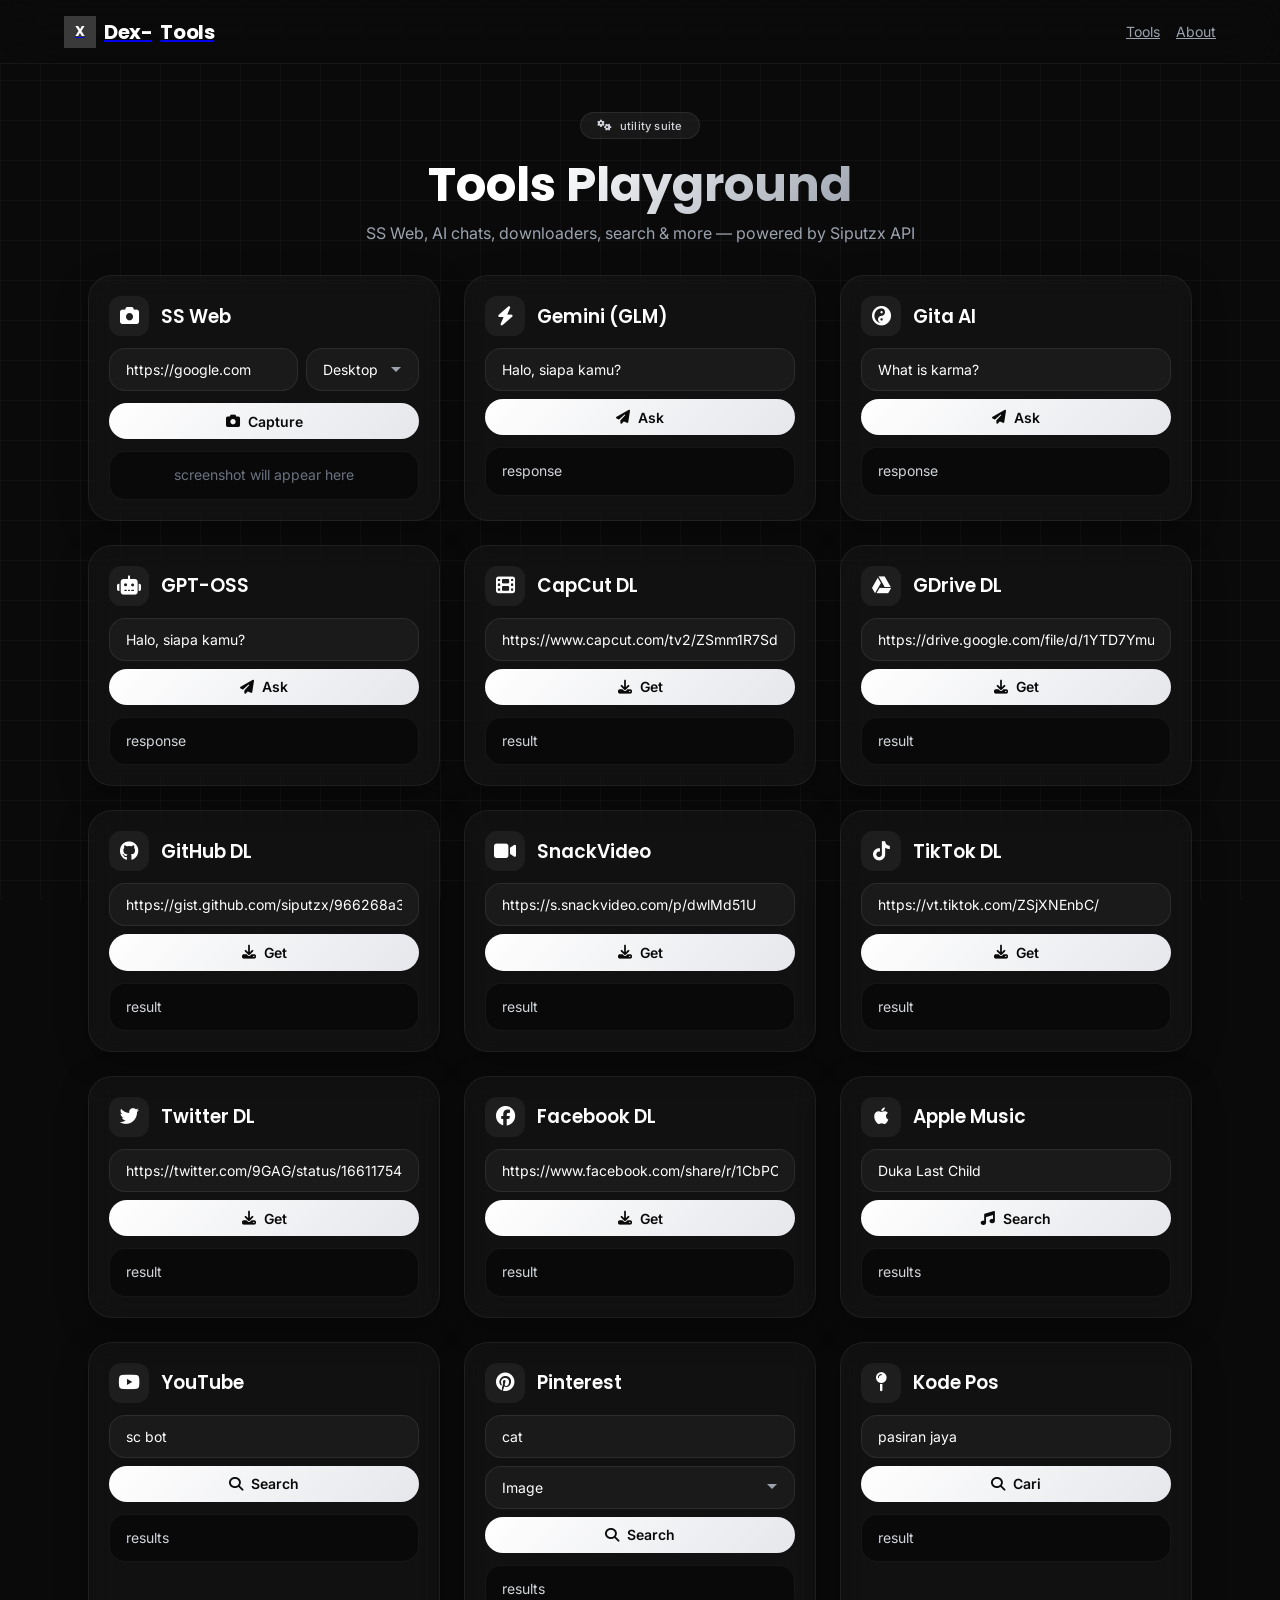
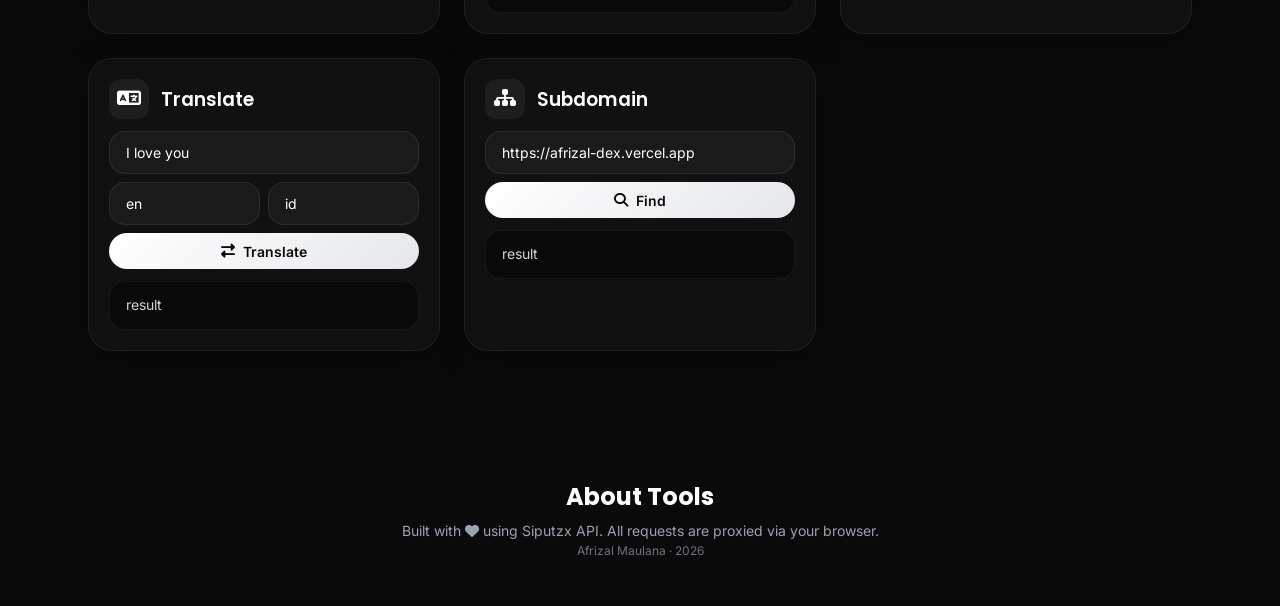
<file: tools.html>
<!DOCTYPE html>
<html lang="en">
<head>
  <meta charset="UTF-8" />
  <meta name="viewport" content="width=device-width, initial-scale=1.0, user-scalable=yes" />
  <meta name="description" content="Tools Hub - Afrizal Maulana" />
  <title>Tools · Afrizal</title>
  
  <!-- Fonts -->
  <link href="https://fonts.googleapis.com/css2?family=Inter:wght@300;400;500;600;700;800;900&family=Poppins:wght@400;500;600;700;800&display=swap" rel="stylesheet" />
  <link rel="stylesheet" href="https://cdnjs.cloudflare.com/ajax/libs/font-awesome/6.5.1/css/all.min.css" />
  
  <style>
    /* ===== RESET ===== */
    *,
    *::before,
    *::after {
      box-sizing: border-box;
      margin: 0;
      padding: 0;
    }

    html {
      scroll-behavior: smooth;
    }

    body {
      font-family: 'Inter', sans-serif;
      background: #0a0a0a;
      color: #e5e7eb;
      min-height: 100vh;
      transition: background-color 0.3s, color 0.3s;
    }

    h1,
    h2,
    h3,
    h4,
    h5,
    h6 {
      font-family: 'Poppins', sans-serif;
    }

    /* ===== SCROLLBAR ===== */
    ::-webkit-scrollbar {
      width: 6px;
    }
    ::-webkit-scrollbar-track {
      background: transparent;
    }
    ::-webkit-scrollbar-thumb {
      background: #ffffff;
      border-radius: 99px;
    }
    ::-webkit-scrollbar-thumb:hover {
      background: #d1d5db;
    }

    /* ===== LOADING SCREEN ===== */
    #loadingScreen {
      position: fixed;
      inset: 0;
      z-index: 99999;
      background: #0a0a0a;
      display: flex;
      align-items: center;
      justify-content: center;
      transition: opacity 0.8s ease, visibility 0.8s ease;
    }

    #loadingScreen.hide {
      opacity: 0;
      visibility: hidden;
      pointer-events: none;
    }

    .loading-logo {
      width: 70px;
      height: 70px;
      border-radius: 24px;
      background: rgba(255, 255, 255, 0.04);
      border: 1px solid rgba(255, 255, 255, 0.06);
      display: flex;
      align-items: center;
      justify-content: center;
      font-family: 'Poppins', sans-serif;
      font-weight: 800;
      font-size: 26px;
      color: white;
      margin: 0 auto 1rem;
      animation: logoPulse 2s ease-in-out infinite;
    }

    @keyframes logoPulse {
      0%,
      100% {
        transform: scale(1);
      }
      50% {
        transform: scale(1.05);
      }
    }

    .loading-text {
      color: #9ca3af;
      font-size: 0.9rem;
      font-weight: 500;
    }

    /* ===== BACKGROUND EFFECTS ===== */
    .bg-blur-circle {
      position: absolute;
      border-radius: 9999px;
      filter: blur(90px);
      pointer-events: none;
    }

    .bg-grid-pattern {
      background-image:
        linear-gradient(to right, rgba(255, 255, 255, 0.03) 1px, transparent 1px),
        linear-gradient(to bottom, rgba(255, 255, 255, 0.03) 1px, transparent 1px);
      background-size: 40px 40px;
    }

    /* ===== COMPONENTS ===== */
    .badge-pill {
      display: inline-flex;
      align-items: center;
      gap: 0.5rem;
      background: rgba(255, 255, 255, 0.06);
      backdrop-filter: blur(12px);
      border: 1px solid rgba(255, 255, 255, 0.08);
      padding: 0.35rem 1rem;
      border-radius: 9999px;
      font-size: 0.7rem;
      font-weight: 500;
      color: #d1d5db;
      letter-spacing: 0.02em;
    }

    /* ===== GLASS CARD ===== */
    .glass-card {
      background: rgba(255, 255, 255, 0.03);
      backdrop-filter: blur(12px);
      -webkit-backdrop-filter: blur(12px);
      border: 1px solid rgba(255, 255, 255, 0.06);
      border-radius: 1.5rem;
      padding: 1.25rem;
      transition: all 0.3s ease;
      box-shadow: 0 8px 32px rgba(0, 0, 0, 0.3);
    }

    .glass-card:hover {
      border-color: rgba(255, 255, 255, 0.15);
      transform: translateY(-3px);
      box-shadow: 0 20px 60px -20px rgba(0, 0, 0, 0.6);
    }

    /* ===== TOOL ICON ===== */
    .tool-icon {
      width: 40px;
      height: 40px;
      border-radius: 12px;
      background: rgba(255, 255, 255, 0.05);
      display: flex;
      align-items: center;
      justify-content: center;
      font-size: 1.2rem;
      color: white;
      flex-shrink: 0;
    }

    /* ===== INPUTS ===== */
    input,
    textarea,
    select {
      background: rgba(255, 255, 255, 0.04);
      border: 1px solid rgba(255, 255, 255, 0.08);
      border-radius: 1rem;
      padding: 0.75rem 1rem;
      color: white;
      width: 100%;
      outline: none;
      transition: all 0.2s ease;
      font-family: 'Inter', sans-serif;
      font-size: 0.875rem;
    }

    input:focus,
    textarea:focus,
    select:focus {
      border-color: rgba(255, 255, 255, 0.3);
      background: rgba(255, 255, 255, 0.06);
      box-shadow: 0 0 0 3px rgba(255, 255, 255, 0.05);
    }

    input::placeholder,
    textarea::placeholder {
      color: #6b7280;
    }

    select {
      appearance: none;
      background-image: url("data:image/svg+xml,%3Csvg xmlns='http://www.w3.org/2000/svg' width='12' height='12' viewBox='0 0 12 12'%3E%3Cpath fill='%239ca3af' d='M6 8L1 3h10z'/%3E%3C/svg%3E");
      background-repeat: no-repeat;
      background-position: right 1rem center;
      padding-right: 2.5rem;
      cursor: pointer;
    }

    select option {
      background: #1a1a1a;
      color: white;
    }

    /* ===== BUTTON SHIMMER ===== */
    .btn-shimmer {
      background: linear-gradient(135deg, #ffffff 0%, #e5e7eb 50%, #ffffff 100%);
      background-size: 200% 200%;
      animation: shimmerBtn 3s ease-in-out infinite;
      color: #0a0a0a;
      font-weight: 600;
      border: none;
      padding: 0.6rem 1.4rem;
      border-radius: 9999px;
      cursor: pointer;
      transition: all 0.2s ease;
      font-family: 'Inter', sans-serif;
      font-size: 0.875rem;
      display: inline-flex;
      align-items: center;
      justify-content: center;
      gap: 0.5rem;
    }

    .btn-shimmer:hover {
      transform: scale(1.02);
      box-shadow: 0 8px 30px rgba(255, 255, 255, 0.15);
    }

    .btn-shimmer:active {
      transform: scale(0.98);
    }

    @keyframes shimmerBtn {
      0% {
        background-position: 0% 50%;
      }
      50% {
        background-position: 100% 50%;
      }
      100% {
        background-position: 0% 50%;
      }
    }

    /* ===== RESPONSE BOX ===== */
    .response-box {
      background: rgba(0, 0, 0, 0.4);
      border: 1px solid rgba(255, 255, 255, 0.05);
      border-radius: 1rem;
      padding: 0.75rem 1rem;
      max-height: 400px;
      overflow-y: auto;
      white-space: pre-wrap;
      word-wrap: break-word;
      font-size: 0.85rem;
      color: #d1d5db;
      line-height: 1.6;
      transition: all 0.3s ease;
    }

    .response-box img {
      max-width: 100%;
      border-radius: 0.5rem;
      margin-top: 0.5rem;
    }

    .response-box::-webkit-scrollbar {
      width: 4px;
    }
    .response-box::-webkit-scrollbar-thumb {
      background: #444;
      border-radius: 99px;
    }

    /* ===== HEADER ===== */
    header {
      background: rgba(10, 10, 10, 0.8);
      backdrop-filter: blur(24px);
      -webkit-backdrop-filter: blur(24px);
      border-bottom: 1px solid rgba(255, 255, 255, 0.05);
    }

    /* ===== GRID TOOLS ===== */
    .grid-tools {
      display: grid;
      gap: 1.5rem;
      grid-template-columns: repeat(auto-fit, minmax(280px, 1fr));
    }

    /* ===== RESPONSIVE ===== */
    @media (max-width: 640px) {
      .grid-tools {
        grid-template-columns: 1fr;
      }

      .glass-card {
        padding: 1rem;
      }

      .btn-shimmer {
        width: 100%;
      }
    }

    /* ===== UTILITY ===== */
    .text-gradient {
      background: linear-gradient(135deg, #ffffff, #9ca3af);
      -webkit-background-clip: text;
      -webkit-text-fill-color: transparent;
    }

    .text-zinc-400 {
      color: #9ca3af;
    }
    .text-zinc-500 {
      color: #6b7280;
    }
    .text-white {
      color: #ffffff;
    }
    .bg-white\/20 {
      background: rgba(255, 255, 255, 0.2);
    }
    .border-white\/5 {
      border-color: rgba(255, 255, 255, 0.05);
    }
    .border-white\/10 {
      border-color: rgba(255, 255, 255, 0.1);
    }
    .hover\:text-white:hover {
      color: #ffffff;
    }
    .transition {
      transition: all 0.3s ease;
    }
    .font-display {
      font-family: 'Poppins', sans-serif;
    }
    .font-body {
      font-family: 'Inter', sans-serif;
    }
    .font-bold {
      font-weight: 700;
    }
    .font-semibold {
      font-weight: 600;
    }
    .font-medium {
      font-weight: 500;
    }
    .text-sm {
      font-size: 0.875rem;
    }
    .text-xs {
      font-size: 0.75rem;
    }
    .text-xl {
      font-size: 1.25rem;
    }
    .text-2xl {
      font-size: 1.5rem;
    }
    .text-4xl {
      font-size: 2.25rem;
    }
    @media (min-width: 768px) {
      .md\:text-5xl {
        font-size: 3rem;
      }
    }
    .tracking-tight {
      letter-spacing: -0.02em;
    }
    .leading-tight {
      line-height: 1.25;
    }
    .mx-auto {
      margin-left: auto;
      margin-right: auto;
    }
    .max-w-xl {
      max-width: 36rem;
    }
    .max-w-4xl {
      max-width: 56rem;
    }
    .max-w-6xl {
      max-width: 72rem;
    }
    .mt-1 {
      margin-top: 0.25rem;
    }
    .mt-2 {
      margin-top: 0.5rem;
    }
    .mt-3 {
      margin-top: 0.75rem;
    }
    .mt-4 {
      margin-top: 1rem;
    }
    .mb-1 {
      margin-bottom: 0.25rem;
    }
    .mb-2 {
      margin-bottom: 0.5rem;
    }
    .mb-3 {
      margin-bottom: 0.75rem;
    }
    .mb-4 {
      margin-bottom: 1rem;
    }
    .gap-2 {
      gap: 0.5rem;
    }
    .gap-3 {
      gap: 0.75rem;
    }
    .gap-4 {
      gap: 1rem;
    }
    .flex {
      display: flex;
    }
    .flex-wrap {
      flex-wrap: wrap;
    }
    .items-center {
      align-items: center;
    }
    .justify-center {
      justify-content: center;
    }
    .justify-between {
      justify-content: space-between;
    }
    .text-center {
      text-align: center;
    }
    .w-full {
      width: 100%;
    }
    .w-auto {
      width: auto;
    }
    .min-w-\[80px\] {
      min-width: 80px;
    }
    .min-w-\[120px\] {
      min-width: 120px;
    }
    .flex-1 {
      flex: 1 1 0%;
    }
    .fixed {
      position: fixed;
    }
    .absolute {
      position: absolute;
    }
    .inset-0 {
      inset: 0;
    }
    .inset-x-0 {
      left: 0;
      right: 0;
    }
    .top-0 {
      top: 0;
    }
    .top-10 {
      top: 2.5rem;
    }
    .left-10 {
      left: 2.5rem;
    }
    .right-10 {
      right: 2.5rem;
    }
    .bottom-10 {
      bottom: 2.5rem;
    }
    .top-1\/2 {
      top: 50%;
    }
    .left-1\/2 {
      left: 50%;
    }
    .-translate-x-1\/2 {
      transform: translateX(-50%);
    }
    .-translate-y-1\/2 {
      transform: translateY(-50%);
    }
    .z-50 {
      z-index: 50;
    }
    .-z-10 {
      z-index: -10;
    }
    .pointer-events-none {
      pointer-events: none;
    }
    .overflow-hidden {
      overflow: hidden;
    }
    .h-16 {
      height: 4rem;
    }
    .h-40 {
      height: 10rem;
    }
    .h-44 {
      height: 11rem;
    }
    .h-60 {
      height: 15rem;
    }
    .w-40 {
      width: 10rem;
    }
    .w-44 {
      width: 11rem;
    }
    .w-60 {
      width: 15rem;
    }
    .w-8 {
      width: 2rem;
    }
    .h-8 {
      height: 2rem;
    }
    .px-6 {
      padding-left: 1.5rem;
      padding-right: 1.5rem;
    }
    .py-8 {
      padding-top: 2rem;
      padding-bottom: 2rem;
    }
    .py-12 {
      padding-top: 3rem;
      padding-bottom: 3rem;
    }
    .pb-20 {
      padding-bottom: 5rem;
    }
    .pt-28 {
      padding-top: 7rem;
    }
    .pb-8 {
      padding-bottom: 2rem;
    }
  </style>
</head>
<body>

  <!-- ===== LOADING SCREEN ===== -->
  <div id="loadingScreen">
    <div class="text-center">
      <div class="loading-logo"><span>A</span><span>F</span></div>
      <div class="text-white text-xl font-display font-semibold">Tools Hub</div>
      <div class="loading-text mt-2">loading modules...</div>
    </div>
  </div>

  <!-- ===== MAIN CONTENT ===== -->
  <div id="mainContent" style="display:none;">

    <!-- Background Effects -->
    <div class="fixed inset-0 -z-10 overflow-hidden pointer-events-none">
      <div class="absolute inset-0">
        <div class="bg-blur-circle top-10 left-10 w-40 h-40 bg-white opacity-10"></div>
        <div class="bg-blur-circle bottom-10 right-10 w-44 h-44 bg-zinc-500 opacity-15"></div>
        <div class="bg-blur-circle top-1/2 left-1/2 -translate-x-1/2 -translate-y-1/2 w-60 h-60 bg-white opacity-5"></div>
      </div>
      <div class="absolute inset-0 bg-grid-pattern"></div>
    </div>

    <!-- ===== HEADER ===== -->
    <header class="fixed top-0 inset-x-0 z-50 h-16 flex items-center px-6">
      <div class="max-w-6xl mx-auto w-full flex items-center justify-between">
        <a href="#" class="font-display font-bold text-xl tracking-tight flex items-center gap-2">
          <span class="w-8 h-8 rounded-full bg-white/20 flex items-center justify-center text-white font-bold text-sm">X</span>
          <span class="text-white">Dex-</span><span class="text-white">Tools</span>
        </a>
        <div class="flex items-center gap-4 text-sm">
          <a href="#tools" class="text-zinc-400 hover:text-white transition">Tools</a>
          <a href="#about" class="text-zinc-400 hover:text-white transition">About</a>
        </div>
      </div>
    </header>

    <!-- ===== HERO ===== -->
    <section class="pt-28 pb-8 px-6 max-w-6xl mx-auto">
      <div class="text-center">
        <span class="badge-pill"><i class="fas fa-cogs"></i> utility suite</span>
        <h1 class="font-display font-bold text-4xl md:text-5xl text-white mt-4 leading-tight">
          Tools <span class="text-gradient">Playground</span>
        </h1>
        <p class="text-zinc-400 max-w-xl mx-auto mt-2">SS Web, AI chats, downloaders, search & more — powered by Siputzx API</p>
      </div>
    </section>

    <!-- ===== TOOLS GRID ===== -->
    <section id="tools" class="px-6 max-w-6xl mx-auto pb-20">
      <div class="grid-tools">

        <!-- SS Web -->
        <div class="glass-card">
          <div class="flex items-center gap-3 mb-3">
            <div class="tool-icon"><i class="fas fa-camera"></i></div>
            <h3 class="font-display font-semibold text-white">SS Web</h3>
          </div>
          <div class="flex flex-wrap gap-2 mb-3">
            <input id="ssUrl" type="text" placeholder="https://google.com" class="flex-1 min-w-[120px]" value="https://google.com" />
            <select id="ssDevice" class="w-auto min-w-[80px]">
              <option value="desktop">Desktop</option>
              <option value="mobile">Mobile</option>
              <option value="tablet">Tablet</option>
            </select>
          </div>
          <button onclick="fetchSS()" class="btn-shimmer w-full text-sm"><i class="fas fa-camera mr-2"></i> Capture</button>
          <div id="ssResult" class="mt-3 response-box text-center text-zinc-500 text-sm">screenshot will appear here</div>
        </div>

        <!-- AI Gemini -->
        <div class="glass-card">
          <div class="flex items-center gap-3 mb-3">
            <div class="tool-icon"><i class="fas fa-bolt"></i></div>
            <h3 class="font-display font-semibold text-white">Gemini (GLM)</h3>
          </div>
          <input id="geminiPrompt" type="text" placeholder="Ask anything..." class="mb-2" value="Halo, siapa kamu?" />
          <button onclick="fetchGemini()" class="btn-shimmer w-full text-sm"><i class="fas fa-paper-plane mr-2"></i> Ask</button>
          <div id="geminiResult" class="mt-3 response-box text-zinc-300 text-sm">response</div>
        </div>

        <!-- AI Gita -->
        <div class="glass-card">
          <div class="flex items-center gap-3 mb-3">
            <div class="tool-icon"><i class="fas fa-yin-yang"></i></div>
            <h3 class="font-display font-semibold text-white">Gita AI</h3>
          </div>
          <input id="gitaPrompt" type="text" placeholder="What is karma?" class="mb-2" value="What is karma?" />
          <button onclick="fetchGita()" class="btn-shimmer w-full text-sm"><i class="fas fa-paper-plane mr-2"></i> Ask</button>
          <div id="gitaResult" class="mt-3 response-box text-zinc-300 text-sm">response</div>
        </div>

        <!-- AI GPT -->
        <div class="glass-card">
          <div class="flex items-center gap-3 mb-3">
            <div class="tool-icon"><i class="fas fa-robot"></i></div>
            <h3 class="font-display font-semibold text-white">GPT-OSS</h3>
          </div>
          <input id="gptPrompt" type="text" placeholder="Halo, siapa kamu?" class="mb-2" value="Halo, siapa kamu?" />
          <button onclick="fetchGPT()" class="btn-shimmer w-full text-sm"><i class="fas fa-paper-plane mr-2"></i> Ask</button>
          <div id="gptResult" class="mt-3 response-box text-zinc-300 text-sm">response</div>
        </div>

        <!-- CapCut DL -->
        <div class="glass-card">
          <div class="flex items-center gap-3 mb-3">
            <div class="tool-icon"><i class="fas fa-film"></i></div>
            <h3 class="font-display font-semibold text-white">CapCut DL</h3>
          </div>
          <input id="capcutUrl" type="text" placeholder="capcut.com/tv2/..." class="mb-2" value="https://www.capcut.com/tv2/ZSmm1R7Sd/" />
          <button onclick="fetchCapcut()" class="btn-shimmer w-full text-sm"><i class="fas fa-download mr-2"></i> Get</button>
          <div id="capcutResult" class="mt-3 response-box text-zinc-300 text-sm">result</div>
        </div>

        <!-- GDrive DL -->
        <div class="glass-card">
          <div class="flex items-center gap-3 mb-3">
            <div class="tool-icon"><i class="fab fa-google-drive"></i></div>
            <h3 class="font-display font-semibold text-white">GDrive DL</h3>
          </div>
          <input id="gdriveUrl" type="text" placeholder="drive.google.com/file/d/..." class="mb-2" value="https://drive.google.com/file/d/1YTD7Ymux9puFNqu__5WPlYdFZHcGI3Wz/view?usp=drivesdk" />
          <button onclick="fetchGDrive()" class="btn-shimmer w-full text-sm"><i class="fas fa-download mr-2"></i> Get</button>
          <div id="gdriveResult" class="mt-3 response-box text-zinc-300 text-sm">result</div>
        </div>

        <!-- GitHub DL -->
        <div class="glass-card">
          <div class="flex items-center gap-3 mb-3">
            <div class="tool-icon"><i class="fab fa-github"></i></div>
            <h3 class="font-display font-semibold text-white">GitHub DL</h3>
          </div>
          <input id="githubUrl" type="text" placeholder="gist.github.com/..." class="mb-2" value="https://gist.github.com/siputzx/966268a3aa3c14695e80cc9f30da8e9f" />
          <button onclick="fetchGithub()" class="btn-shimmer w-full text-sm"><i class="fas fa-download mr-2"></i> Get</button>
          <div id="githubResult" class="mt-3 response-box text-zinc-300 text-sm">result</div>
        </div>

        <!-- SnackVideo DL -->
        <div class="glass-card">
          <div class="flex items-center gap-3 mb-3">
            <div class="tool-icon"><i class="fas fa-video"></i></div>
            <h3 class="font-display font-semibold text-white">SnackVideo</h3>
          </div>
          <input id="snackUrl" type="text" placeholder="s.snackvideo.com/..." class="mb-2" value="https://s.snackvideo.com/p/dwlMd51U" />
          <button onclick="fetchSnack()" class="btn-shimmer w-full text-sm"><i class="fas fa-download mr-2"></i> Get</button>
          <div id="snackResult" class="mt-3 response-box text-zinc-300 text-sm">result</div>
        </div>

        <!-- TikTok DL -->
        <div class="glass-card">
          <div class="flex items-center gap-3 mb-3">
            <div class="tool-icon"><i class="fab fa-tiktok"></i></div>
            <h3 class="font-display font-semibold text-white">TikTok DL</h3>
          </div>
          <input id="tiktokUrl" type="text" placeholder="vt.tiktok.com/..." class="mb-2" value="https://vt.tiktok.com/ZSjXNEnbC/" />
          <button onclick="fetchTikTok()" class="btn-shimmer w-full text-sm"><i class="fas fa-download mr-2"></i> Get</button>
          <div id="tiktokResult" class="mt-3 response-box text-zinc-300 text-sm">result</div>
        </div>

        <!-- Twitter DL -->
        <div class="glass-card">
          <div class="flex items-center gap-3 mb-3">
            <div class="tool-icon"><i class="fab fa-twitter"></i></div>
            <h3 class="font-display font-semibold text-white">Twitter DL</h3>
          </div>
          <input id="twitterUrl" type="text" placeholder="twitter.com/..." class="mb-2" value="https://twitter.com/9GAG/status/1661175429859012608" />
          <button onclick="fetchTwitter()" class="btn-shimmer w-full text-sm"><i class="fas fa-download mr-2"></i> Get</button>
          <div id="twitterResult" class="mt-3 response-box text-zinc-300 text-sm">result</div>
        </div>

        <!-- Facebook DL -->
        <div class="glass-card">
          <div class="flex items-center gap-3 mb-3">
            <div class="tool-icon"><i class="fab fa-facebook"></i></div>
            <h3 class="font-display font-semibold text-white">Facebook DL</h3>
          </div>
          <input id="fbUrl" type="text" placeholder="facebook.com/..." class="mb-2" value="https://www.facebook.com/share/r/1CbPCn9MQw/" />
          <button onclick="fetchFacebook()" class="btn-shimmer w-full text-sm"><i class="fas fa-download mr-2"></i> Get</button>
          <div id="fbResult" class="mt-3 response-box text-zinc-300 text-sm">result</div>
        </div>

        <!-- Apple Music -->
        <div class="glass-card">
          <div class="flex items-center gap-3 mb-3">
            <div class="tool-icon"><i class="fab fa-apple"></i></div>
            <h3 class="font-display font-semibold text-white">Apple Music</h3>
          </div>
          <input id="appleQuery" type="text" placeholder="Duka Last Child" class="mb-2" value="Duka Last Child" />
          <button onclick="fetchApple()" class="btn-shimmer w-full text-sm"><i class="fas fa-music mr-2"></i> Search</button>
          <div id="appleResult" class="mt-3 response-box text-zinc-300 text-sm">results</div>
        </div>

        <!-- YouTube -->
        <div class="glass-card">
          <div class="flex items-center gap-3 mb-3">
            <div class="tool-icon"><i class="fab fa-youtube"></i></div>
            <h3 class="font-display font-semibold text-white">YouTube</h3>
          </div>
          <input id="ytQuery" type="text" placeholder="sc bot" class="mb-2" value="sc bot" />
          <button onclick="fetchYoutube()" class="btn-shimmer w-full text-sm"><i class="fas fa-search mr-2"></i> Search</button>
          <div id="ytResult" class="mt-3 response-box text-zinc-300 text-sm">results</div>
        </div>

        <!-- Pinterest -->
        <div class="glass-card">
          <div class="flex items-center gap-3 mb-3">
            <div class="tool-icon"><i class="fab fa-pinterest"></i></div>
            <h3 class="font-display font-semibold text-white">Pinterest</h3>
          </div>
          <input id="pinQuery" type="text" placeholder="cat" class="mb-2" value="cat" />
          <select id="pinType" class="mb-2">
            <option value="image">Image</option>
            <option value="video">Video</option>
          </select>
          <button onclick="fetchPinterest()" class="btn-shimmer w-full text-sm"><i class="fas fa-search mr-2"></i> Search</button>
          <div id="pinResult" class="mt-3 response-box text-zinc-300 text-sm">results</div>
        </div>

        <!-- Kode Pos -->
        <div class="glass-card">
          <div class="flex items-center gap-3 mb-3">
            <div class="tool-icon"><i class="fas fa-map-pin"></i></div>
            <h3 class="font-display font-semibold text-white">Kode Pos</h3>
          </div>
          <input id="kodeposQuery" type="text" placeholder="pasiran jaya" class="mb-2" value="pasiran jaya" />
          <button onclick="fetchKodepos()" class="btn-shimmer w-full text-sm"><i class="fas fa-search mr-2"></i> Cari</button>
          <div id="kodeposResult" class="mt-3 response-box text-zinc-300 text-sm">result</div>
        </div>

        <!-- Translate -->
        <div class="glass-card">
          <div class="flex items-center gap-3 mb-3">
            <div class="tool-icon"><i class="fas fa-language"></i></div>
            <h3 class="font-display font-semibold text-white">Translate</h3>
          </div>
          <input id="transText" type="text" placeholder="I love you" class="mb-2" value="I love you" />
          <div class="flex gap-2 mb-2">
            <input id="transSource" placeholder="en" class="w-1/2" value="en" />
            <input id="transTarget" placeholder="id" class="w-1/2" value="id" />
          </div>
          <button onclick="fetchTranslate()" class="btn-shimmer w-full text-sm"><i class="fas fa-exchange-alt mr-2"></i> Translate</button>
          <div id="transResult" class="mt-3 response-box text-zinc-300 text-sm">result</div>
        </div>

        <!-- Subdomain Finder -->
        <div class="glass-card">
          <div class="flex items-center gap-3 mb-3">
            <div class="tool-icon"><i class="fas fa-sitemap"></i></div>
            <h3 class="font-display font-semibold text-white">Subdomain</h3>
          </div>
          <input id="subdomainUrl" type="text" placeholder="https://afrizal-dex.vercel.app" class="mb-2" value="https://afrizal-dex.vercel.app" />
          <button onclick="fetchSubdomain()" class="btn-shimmer w-full text-sm"><i class="fas fa-search mr-2"></i> Find</button>
          <div id="subdomainResult" class="mt-3 response-box text-zinc-300 text-sm">result</div>
        </div>

      </div>
    </section>

    <!-- ===== ABOUT ===== -->
    <section id="about" class="border-t border-white/5 py-12 px-6 max-w-4xl mx-auto text-center">
      <h2 class="font-display font-bold text-2xl text-white">About Tools</h2>
      <p class="text-zinc-400 mt-2 text-sm">Built with <i class="fas fa-heart text-red-400"></i> using Siputzx API. All requests are proxied via your browser.</p>
      <p class="text-zinc-500 text-xs mt-1">Afrizal Maulana · 2026</p>
    </section>

  </div>

  <!-- ===== JAVASCRIPT ===== -->
  <script>
    // ---- Loading ----
    (function() {
      const loader = document.getElementById('loadingScreen');
      const main = document.getElementById('mainContent');
      setTimeout(() => {
        loader.classList.add('hide');
        main.style.display = 'block';
      }, 800);
    })();

    // ---- Helpers ----
    function getVal(id) { return document.getElementById(id).value.trim(); }

    function setResult(id, txt) {
      const el = document.getElementById(id);
      if (el) el.textContent = typeof txt === 'string' ? txt : JSON.stringify(txt, null, 2);
    }

    async function apiFetch(endpoint) {
      try {
        const res = await fetch(endpoint);
        if (!res.ok) throw new Error(`HTTP ${res.status}`);
        return await res.json();
      } catch (e) {
        return { error: e.message };
      }
    }

    // ---- SS Web ----
    async function fetchSS() {
      const url = encodeURIComponent(getVal('ssUrl') || 'https://google.com');
      const device = getVal('ssDevice') || 'desktop';
      const endpoint =
        `https://api.siputzx.my.id/api/tools/ssweb?url=${url}&device=${device}&theme=dark&fullPage=false`;
      const data = await apiFetch(endpoint);
      if (data && data.image) {
        setResult('ssResult', '✅ screenshot ready');
        document.getElementById('ssResult').innerHTML =
          `<img src="${data.image}" alt="screenshot" class="w-full rounded-lg mt-2" />`;
      } else {
        setResult('ssResult', '⚠️ no image returned');
      }
    }

    // ---- AI Gemini ----
    async function fetchGemini() {
      const prompt = encodeURIComponent(getVal('geminiPrompt') || 'Halo, siapa kamu?');
      const endpoint =
        `https://api.siputzx.my.id/api/ai/glm47flash?prompt=${prompt}&system=You+are+a+helpful+assistant.&temperature=0.7`;
      const data = await apiFetch(endpoint);
      setResult('geminiResult', data?.result || data?.response || data?.message || JSON.stringify(data));
    }

    // ---- Gita ----
    async function fetchGita() {
      const q = encodeURIComponent(getVal('gitaPrompt') || 'What is karma?');
      const endpoint = `https://api.siputzx.my.id/api/ai/gita?q=${q}`;
      const data = await apiFetch(endpoint);
      setResult('gitaResult', data?.result || data?.response || data?.message || JSON.stringify(data));
    }

    // ---- GPT ----
    async function fetchGPT() {
      const prompt = encodeURIComponent(getVal('gptPrompt') || 'Halo, siapa kamu?');
      const endpoint =
        `https://api.siputzx.my.id/api/ai/gptoss120b?prompt=${prompt}&system=You+are+a+helpful+assistant.&temperature=0.7`;
      const data = await apiFetch(endpoint);
      setResult('gptResult', data?.result || data?.response || data?.message || JSON.stringify(data));
    }

    // ---- CapCut ----
    async function fetchCapcut() {
      const url = encodeURIComponent(getVal('capcutUrl') || 'https://www.capcut.com/tv2/ZSmm1R7Sd/');
      const endpoint = `https://api.siputzx.my.id/api/d/capcut?url=${url}`;
      const data = await apiFetch(endpoint);
      setResult('capcutResult', data?.data || data?.result || JSON.stringify(data));
    }

    // ---- GDrive ----
    async function fetchGDrive() {
      const url = encodeURIComponent(getVal('gdriveUrl') ||
        'https://drive.google.com/file/d/1YTD7Ymux9puFNqu__5WPlYdFZHcGI3Wz/view?usp=drivesdk');
      const endpoint = `https://api.siputzx.my.id/api/d/gdrive?url=${url}`;
      const data = await apiFetch(endpoint);
      setResult('gdriveResult', data?.data || data?.result || JSON.stringify(data));
    }

    // ---- GitHub ----
    async function fetchGithub() {
      const url = encodeURIComponent(getVal('githubUrl') ||
        'https://gist.github.com/siputzx/966268a3aa3c14695e80cc9f30da8e9f');
      const endpoint = `https://api.siputzx.my.id/api/d/github?url=${url}`;
      const data = await apiFetch(endpoint);
      setResult('githubResult', data?.data || data?.result || JSON.stringify(data));
    }

    // ---- SnackVideo ----
    async function fetchSnack() {
      const url = encodeURIComponent(getVal('snackUrl') || 'https://s.snackvideo.com/p/dwlMd51U');
      const endpoint = `https://api.siputzx.my.id/api/d/snackvideo?url=${url}`;
      const data = await apiFetch(endpoint);
      setResult('snackResult', data?.data || data?.result || JSON.stringify(data));
    }

    // ---- TikTok ----
    async function fetchTikTok() {
      const url = encodeURIComponent(getVal('tiktokUrl') || 'https://vt.tiktok.com/ZSjXNEnbC/');
      const endpoint = `https://api.siputzx.my.id/api/d/tiktok/v2?url=${url}`;
      const data = await apiFetch(endpoint);
      setResult('tiktokResult', data?.data || data?.result || JSON.stringify(data));
    }

    // ---- Twitter ----
    async function fetchTwitter() {
      const url = encodeURIComponent(getVal('twitterUrl') || 'https://twitter.com/9GAG/status/1661175429859012608');
      const endpoint = `https://api.siputzx.my.id/api/d/twitter?url=${url}`;
      const data = await apiFetch(endpoint);
      setResult('twitterResult', data?.data || data?.result || JSON.stringify(data));
    }

    // ---- Facebook ----
    async function fetchFacebook() {
      const url = encodeURIComponent(getVal('fbUrl') || 'https://www.facebook.com/share/r/1CbPCn9MQw/');
      const endpoint = `https://api.siputzx.my.id/api/d/facebook?url=${url}`;
      const data = await apiFetch(endpoint);
      setResult('fbResult', data?.data || data?.result || JSON.stringify(data));
    }

    // ---- Apple Music ----
    async function fetchApple() {
      const query = encodeURIComponent(getVal('appleQuery') || 'Duka Last Child');
      const endpoint = `https://api.siputzx.my.id/api/s/applemusic?query=${query}`;
      const data = await apiFetch(endpoint);
      if (data?.data) {
        const items = data.data.slice(0, 5).map(i => `${i.title} - ${i.artist}`).join('\n');
        setResult('appleResult', items || 'no results');
      } else {
        setResult('appleResult', JSON.stringify(data));
      }
    }

    // ---- YouTube ----
    async function fetchYoutube() {
      const query = encodeURIComponent(getVal('ytQuery') || 'sc bot');
      const endpoint = `https://api.siputzx.my.id/api/s/youtube?query=${query}`;
      const data = await apiFetch(endpoint);
      if (data?.data) {
        const items = data.data.slice(0, 5).map(i => `${i.title} - ${i.channel}`).join('\n');
        setResult('ytResult', items || 'no results');
      } else {
        setResult('ytResult', JSON.stringify(data));
      }
    }

    // ---- Pinterest ----
    async function fetchPinterest() {
      const query = encodeURIComponent(getVal('pinQuery') || 'cat');
      const type = getVal('pinType') || 'image';
      const endpoint = `https://api.siputzx.my.id/api/s/pinterest?query=${query}&type=${type}`;
      const data = await apiFetch(endpoint);
      if (data?.data) {
        const items = data.data.slice(0, 5).map(i => i.title || i.url || i).join('\n');
        setResult('pinResult', items || 'no results');
      } else {
        setResult('pinResult', JSON.stringify(data));
      }
    }

    // ---- Kode Pos ----
    async function fetchKodepos() {
      const q = encodeURIComponent(getVal('kodeposQuery') || 'pasiran jaya');
      const endpoint = `https://api.siputzx.my.id/api/tools/kodepos?form=${q}`;
      const data = await apiFetch(endpoint);
      setResult('kodeposResult', data?.data || data?.result || JSON.stringify(data));
    }

    // ---- Translate ----
    async function fetchTranslate() {
      const text = encodeURIComponent(getVal('transText') || 'I love you');
      const source = getVal('transSource') || 'en';
      const target = getVal('transTarget') || 'id';
      const endpoint = `https://api.siputzx.my.id/api/tools/translate?text=${text}&source=${source}&target=${target}`;
      const data = await apiFetch(endpoint);
      setResult('transResult', data?.result || data?.translation || JSON.stringify(data));
    }

    // ---- Subdomain ----
    async function fetchSubdomain() {
      const domain = encodeURIComponent(getVal('subdomainUrl') || 'https://afrizal-dex.vercel.app');
      const endpoint = `https://api.siputzx.my.id/api/tools/subdomains?domain=${domain}`;
      const data = await apiFetch(endpoint);
      setResult('subdomainResult', data?.data || data?.result || JSON.stringify(data));
    }
  </script>

</body>
</html>
</file>
